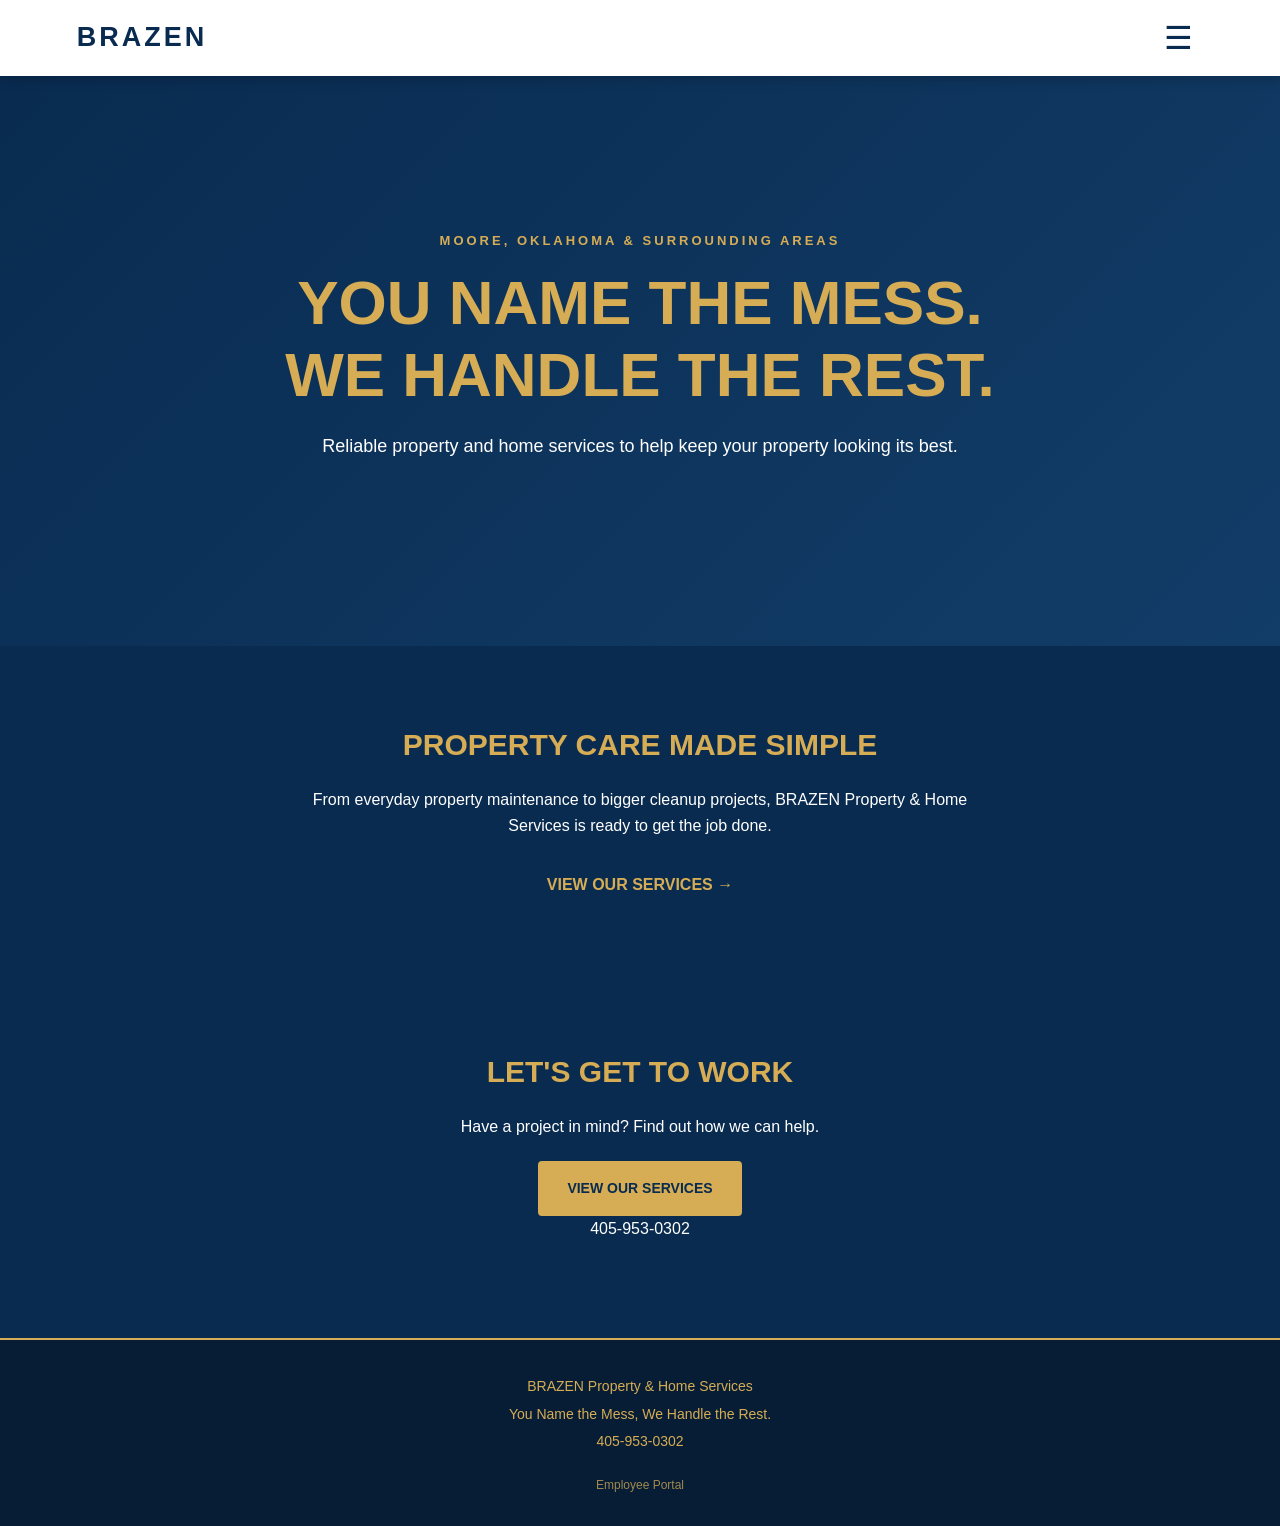
<file: index.html>
<!DOCTYPE html>
<html lang="en">
<head>
  <meta charset="UTF-8">
  <meta name="viewport" content="width=device-width, initial-scale=1.0">
  <title>BRAZEN Property & Home Services</title>
  <link rel="stylesheet" href="style.css">
</head>
<body>

  <header class="site-header">
    <a class="logo" href="index.html">BRAZEN</a>

    <button class="menu-toggle" aria-label="Open navigation" aria-expanded="false">
      ☰
    </button>

    <nav class="site-nav">
      <a href="index.html">Home</a>
      <a href="services.html">Services</a>
      <a href="gallery.html">Gallery</a>
      <a href="faq.html">FAQ</a>
    </nav>
  </header>

  <main>
    <section class="hero">
      <p class="eyebrow">MOORE, OKLAHOMA & SURROUNDING AREAS</p>
      <h1>YOU NAME THE MESS.<br>WE HANDLE THE REST.</h1>
      <p class="hero-description">
        Reliable property and home services to help keep your property
        looking its best.
      </p>
    </section>

    <section class="intro">
      <h2>PROPERTY CARE MADE SIMPLE</h2>
      <p>
        From everyday property maintenance to bigger cleanup projects,
        BRAZEN Property & Home Services is ready to get the job done.
      </p>
      <a class="text-link" href="services.html">VIEW OUR SERVICES →</a>
    </section>

    <section class="home-contact">
      <h2>LET'S GET TO WORK</h2>
      <p>Have a project in mind? Find out how we can help.</p>
      <a class="gold-button" href="services.html">VIEW OUR SERVICES</a>
      <p class="phone">405-953-0302</p>
    </section>
  </main>

  <footer>
    <p>BRAZEN Property & Home Services</p>
    <p>You Name the Mess, We Handle the Rest.</p>
    <p>405-953-0302</p>

    <a class="employee-link" href="employee.html">Employee Portal</a>
  </footer>

  <script src="script.js"></script>
</body>
</html>
</file>
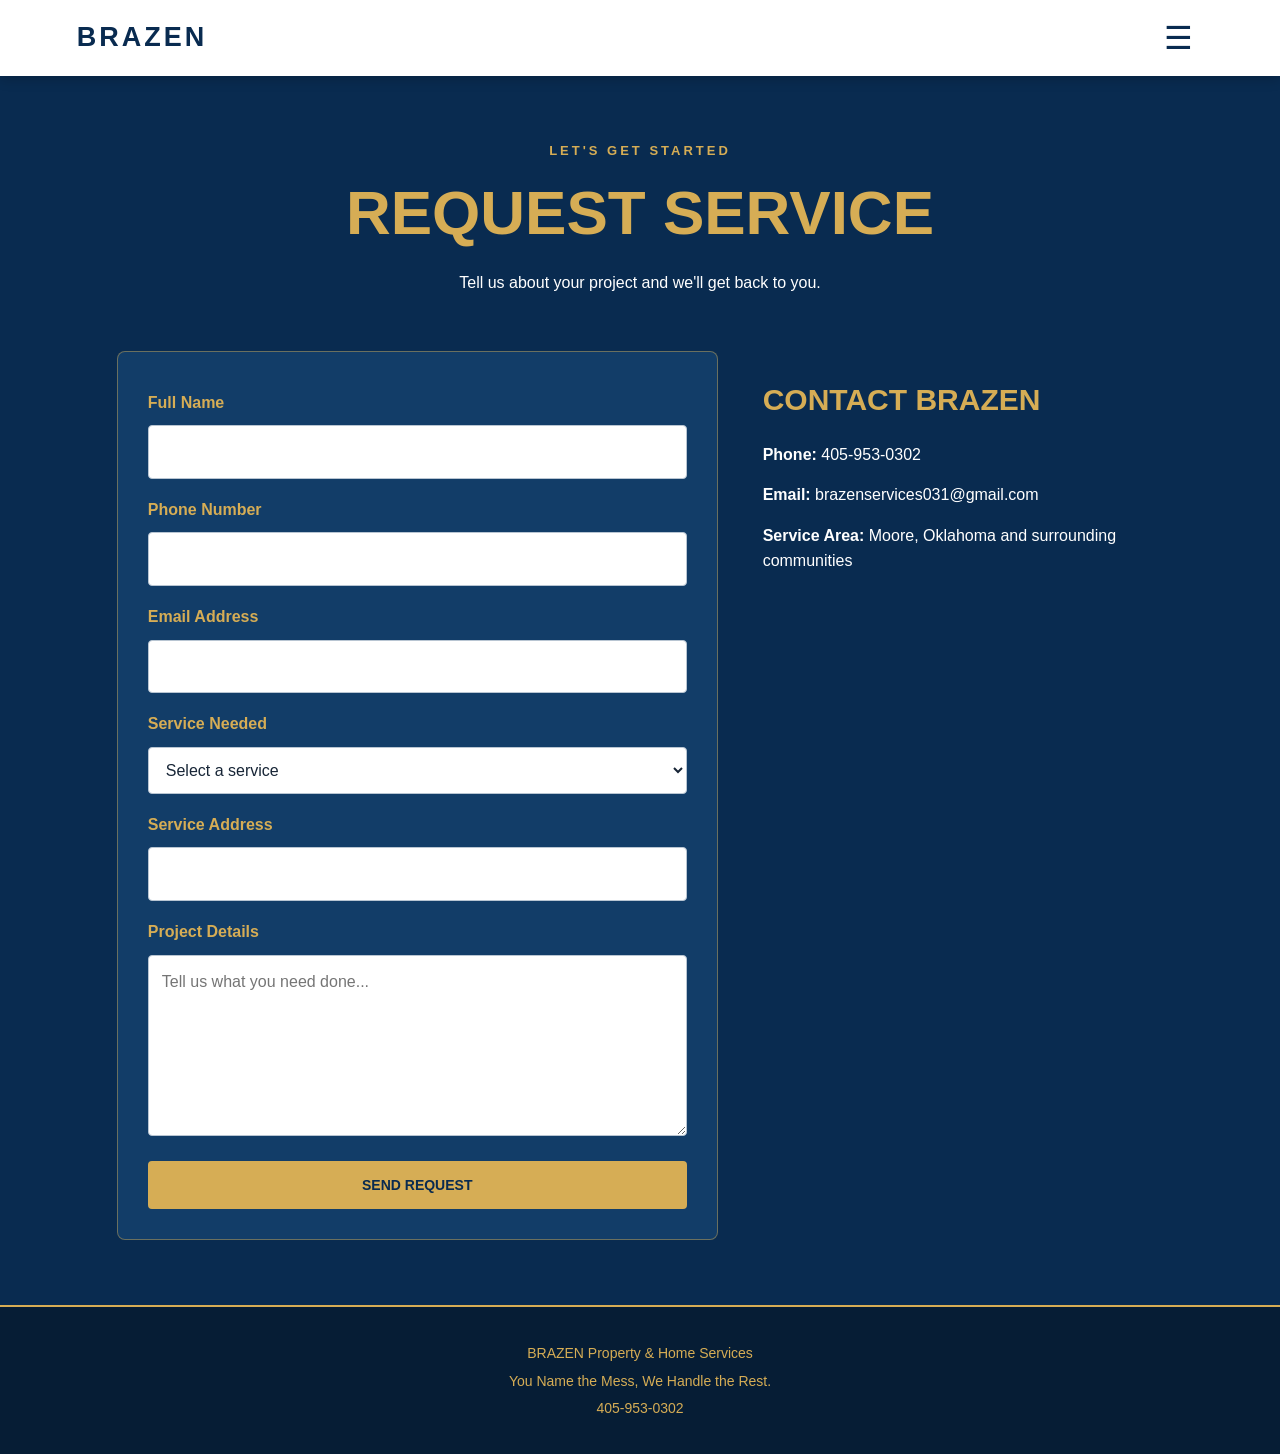
<file: contact.html>
<!DOCTYPE html>
<html lang="en">
<head>
  <meta charset="UTF-8">
  <meta name="viewport" content="width=device-width, initial-scale=1.0">
  <title>Request Service | BRAZEN</title>
  <link rel="stylesheet" href="style.css">
</head>
<body>

  <header class="site-header">
    <a class="logo" href="index.html">BRAZEN</a>
    <button class="menu-toggle" aria-label="Open navigation" aria-expanded="false">☰</button>
    <nav class="site-nav">
      <a href="index.html">Home</a>
      <a href="services.html">Services</a>
      <a href="gallery.html">Gallery</a>
      <a href="faq.html">FAQ</a>
      <a href="contact.html">Request Service</a>
      <a href="employee.html">Employee Portal</a>
    </nav>
  </header>

  <main class="page-content">
    <section class="page-heading">
      <p class="eyebrow">LET'S GET STARTED</p>
      <h1>REQUEST SERVICE</h1>
      <p>Tell us about your project and we'll get back to you.</p>
    </section>

    <section class="contact-section">
      <form class="request-form" id="requestForm">
        <label for="name">Full Name</label>
        <input type="text" id="name" name="name" required>

        <label for="phone">Phone Number</label>
        <input type="tel" id="phone" name="phone" required>

        <label for="email">Email Address</label>
        <input type="email" id="email" name="email">

        <label for="service">Service Needed</label>
        <select id="service" name="service" required>
          <option value="">Select a service</option>
          <option>Property Cleanup</option>
          <option>Yard Maintenance</option>
          <option>Pressure Washing</option>
          <option>Window Cleaning</option>
          <option>Hauling & Removal</option>
          <option>General Property Services</option>
          <option>Other</option>
        </select>

        <label for="address">Service Address</label>
        <input type="text" id="address" name="address" required>

        <label for="details">Project Details</label>
        <textarea id="details" name="details" rows="6" placeholder="Tell us what you need done..." required></textarea>

        <button class="gold-button" type="submit">SEND REQUEST</button>
      </form>

      <div class="contact-details">
        <h2>CONTACT BRAZEN</h2>
        <p><strong>Phone:</strong> 405-953-0302</p>
        <p><strong>Email:</strong> brazenservices031@gmail.com</p>
        <p><strong>Service Area:</strong> Moore, Oklahoma and surrounding communities</p>
      </div>
    </section>
  </main>

  <footer>
    <p>BRAZEN Property & Home Services</p>
    <p>You Name the Mess, We Handle the Rest.</p>
    <p>405-953-0302</p>
  </footer>

  <script src="script.js"></script>
</body>
</html>
</file>
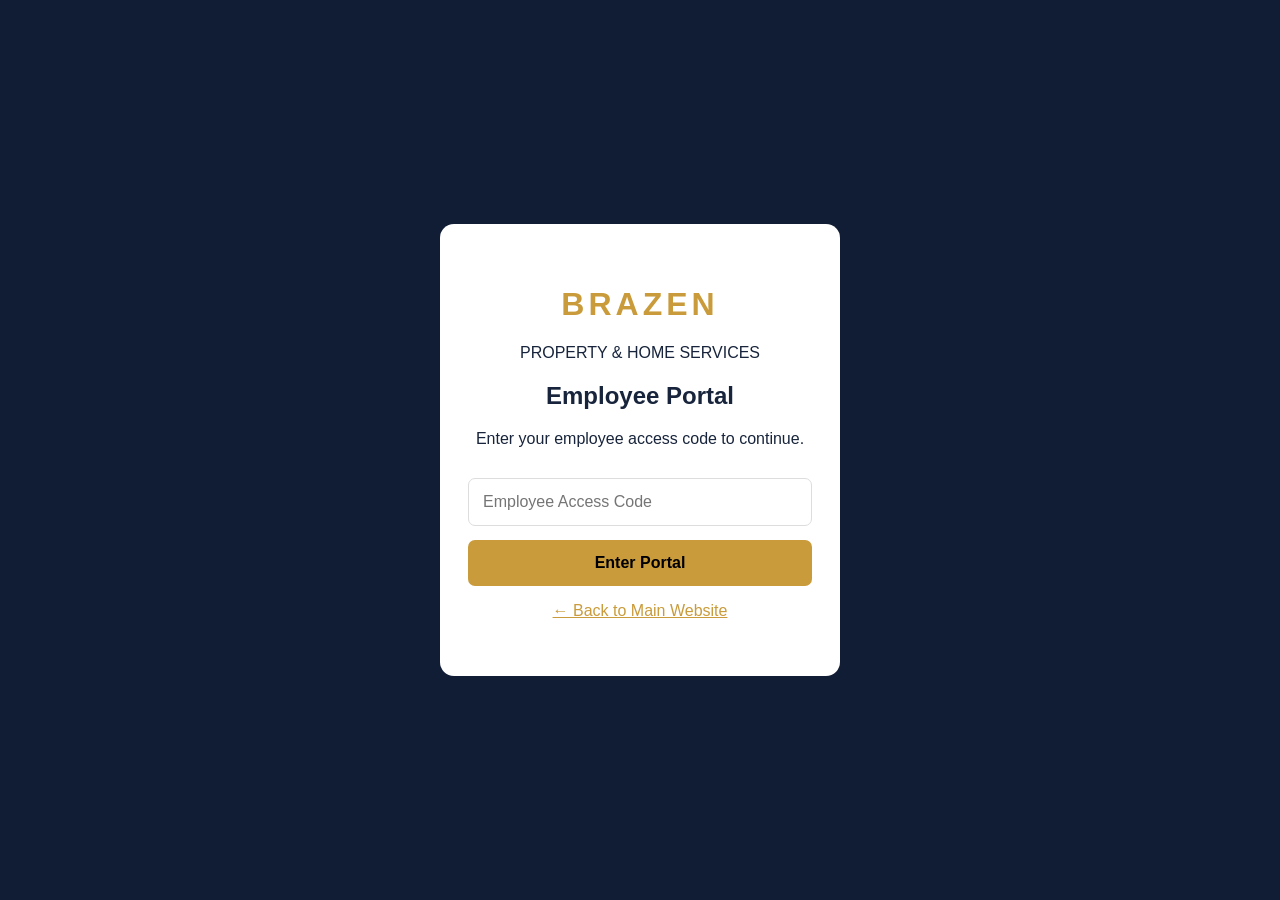
<file: employee.html>
<!DOCTYPE html>
<html lang="en">
<head>
  <meta charset="UTF-8">
  <meta name="viewport" content="width=device-width, initial-scale=1.0">
  <title>BRAZEN Employee Portal</title>
  <style>
    * { box-sizing: border-box; }
    body {
      margin: 0;
      min-height: 100vh;
      display: grid;
      place-items: center;
      background: #101d34;
      font-family: Arial, sans-serif;
      color: #17243b;
    }
    .portal {
      background: white;
      width: 90%;
      max-width: 400px;
      padding: 40px 28px;
      border-radius: 14px;
      text-align: center;
    }
    h1 { color: #c99b3b; letter-spacing: 4px; }
    input, button {
      width: 100%;
      padding: 14px;
      margin-top: 14px;
      border-radius: 7px;
      font-size: 16px;
    }
    input { border: 1px solid #ddd; }
    button {
      border: 0;
      background: #c99b3b;
      font-weight: bold;
      cursor: pointer;
    }
    a { color: #c99b3b; }
    #error { color: red; }
  </style>
</head>
<body>
  <div class="portal">
    <h1>BRAZEN</h1>
    <p>PROPERTY & HOME SERVICES</p>
    <h2>Employee Portal</h2>
    <p>Enter your employee access code to continue.</p>

    <form id="login">
      <input id="code" type="password"
        placeholder="Employee Access Code" required>
      <button type="submit">Enter Portal</button>
    </form>

    <p id="error"></p>

    <div id="access" hidden>
      <h3>Access Granted</h3>
      <a id="documentLink" href="#" target="_blank">
        Open Employee Document
      </a>
    </div>

    <p><a href="index.html">← Back to Main Website</a></p>
  </div>

  <script>
    const EMPLOYEE_CODE = "Legalduty13@";
    const GOOGLE_FILE_URL = "https://docs.google.com/document/d/1yo3G00gLraSX9-MfJzAthItXEGZn1vC_jgc86OCqhHE/edit?tab=t.0";

    document.getElementById("login").addEventListener("submit", function(e) {
      e.preventDefault();

      if (document.getElementById("code").value === EMPLOYEE_CODE) {
        document.getElementById("login").hidden = true;
        document.getElementById("error").textContent = "";
        document.getElementById("access").hidden = false;
        document.getElementById("documentLink").href = GOOGLE_FILE_URL;
      } else {
        document.getElementById("error").textContent =
          "Incorrect access code. Please try again.";
      }
    });
  </script>
</body>
</html>
</file>
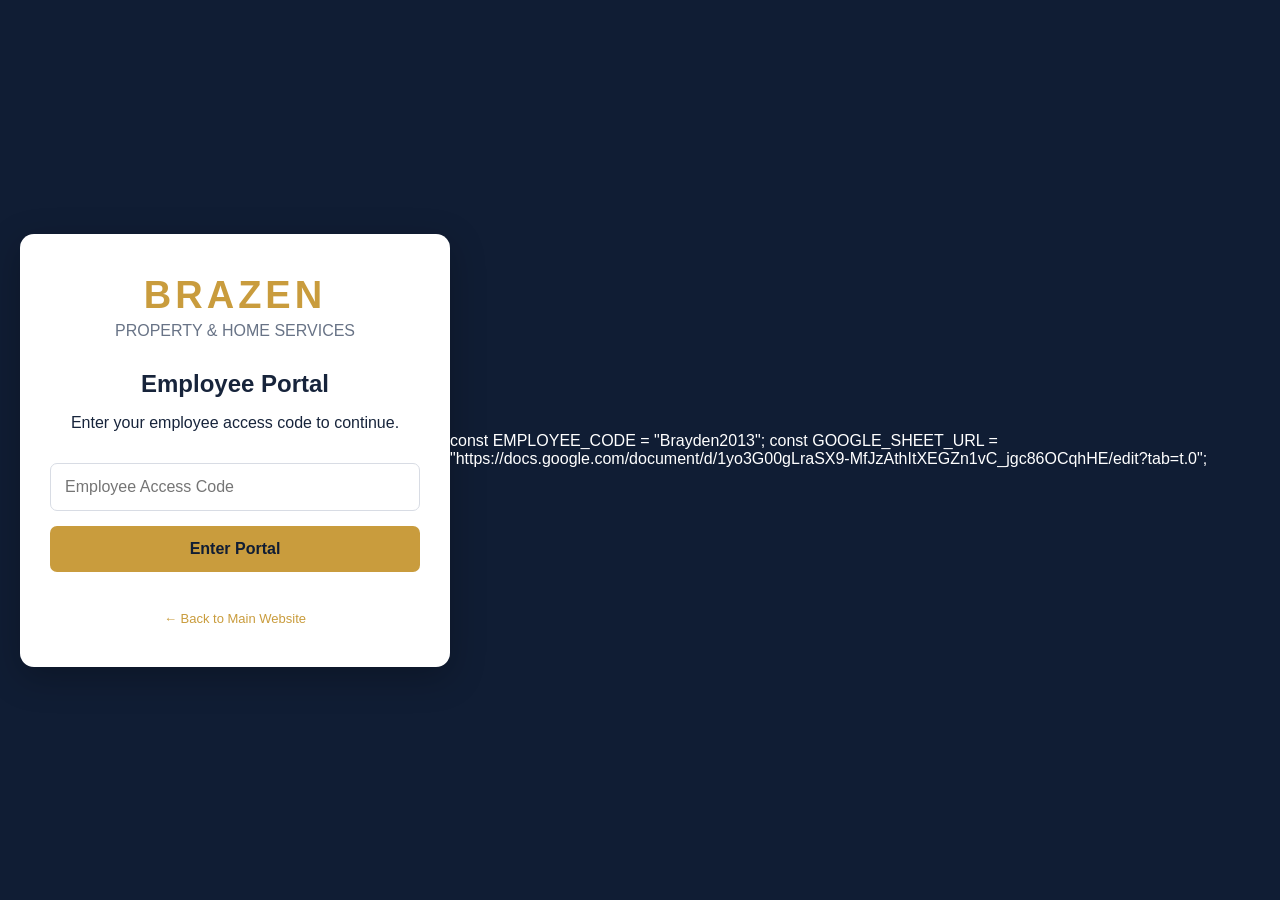
<file: Employee.html>
<!DOCTYPE html>
<html lang="en">
<head>
  <meta charset="UTF-8">
  <meta name="viewport" content="width=device-width, initial-scale=1.0">
  <title>Employee Entry | BRAZEN</title>

  <style>
    * {
      box-sizing: border-box;
    }

    body {
      margin: 0;
      min-height: 100vh;
      background: #101d34;
      color: white;
      font-family: Arial, sans-serif;
      display: flex;
      justify-content: center;
      align-items: center;
      padding: 20px;
    }

    .portal {
      width: 100%;
      max-width: 430px;
      background: #ffffff;
      color: #17243b;
      padding: 40px 30px;
      border-radius: 14px;
      text-align: center;
      box-shadow: 0 10px 35px #00000040;
    }

    .logo {
      color: #c99c3d;
      font-size: 38px;
      font-weight: bold;
      letter-spacing: 4px;
      margin-bottom: 5px;
    }

    .subtitle {
      color: #687386;
      margin-bottom: 30px;
    }

    h2 {
      margin-bottom: 10px;
    }

    input {
      width: 100%;
      padding: 14px;
      margin: 15px 0;
      border: 1px solid #d8dce4;
      border-radius: 7px;
      font-size: 16px;
    }

    button {
      width: 100%;
      padding: 14px;
      border: none;
      border-radius: 7px;
      background: #c99c3d;
      color: #101d34;
      font-weight: bold;
      font-size: 16px;
      cursor: pointer;
    }

    button:hover {
      background: #b88a2f;
    }

    .error {
      color: #b52d2d;
      font-size: 14px;
      margin-top: 12px;
    }

    .sheet-link {
      display: block;
      margin-top: 20px;
      padding: 15px;
      background: #101d34;
      color: white;
      border-radius: 7px;
      text-decoration: none;
      font-weight: bold;
    }

    .sheet-link:hover {
      background: #263b5d;
    }

    .back {
      display: inline-block;
      margin-top: 25px;
      color: #c99c3d;
      text-decoration: none;
      font-size: 13px;
    }

    #accessGranted {
      display: none;
    }
  </style>
</head>

<body>

  <div class="portal">

    <div class="logo">BRAZEN</div>
    <div class="subtitle">PROPERTY & HOME SERVICES</div>

    <div id="loginSection">
      <h2>Employee Portal</h2>
      <p>Enter your employee access code to continue.</p>

      <form id="loginForm">
        <input
          type="password"
          id="accessCode"
          placeholder="Employee Access Code"
          required
        >

        <button type="submit">Enter Portal</button>
      </form>

      <p id="errorMessage" class="error"></p>
    </div>

    <div id="accessGranted">
      <h2>Access Granted</h2>
      <p>Welcome to the BRAZEN Employee Portal.</p>

      <a
        id="sheetLink"
        class="sheet-link"
        href="#"
        target="_blank"
        rel="noopener noreferrer"
      >
        Open Employee Job Tracker
      </a>
    </div>

    <a href="index.html" class="back">
      ← Back to Main Website
    </a>

  </div>

  <script>
    // CHANGE THESE TWO VALUES

    const EMPLOYEE_CODE = "ENTER_YOUR_CODE_HERE";

    const GOOGLE_SHEET_URL = "PASTE_YOUR_GOOGLE_SHEET_LINK_HERE";


    document.getElementById("loginForm").addEventListener("submit", function(event) {
      event.preventDefault();

      const enteredCode = document.getElementById("accessCode").value;

      if (enteredCode === EMPLOYEE_CODE) {

        document.getElementById("loginSection").style.display = "none";

        document.getElementById("accessGranted").style.display = "block";

        document.getElementById("sheetLink").href = GOOGLE_SHEET_URL;

      } else {

        document.getElementById("errorMessage").textContent =
          "Incorrect access code. Please try again.";

        document.getElementById("accessCode").value = "";
      }
    });
  </script>

</body>
</html>
const EMPLOYEE_CODE = "Brayden2013";

const GOOGLE_SHEET_URL = "https://docs.google.com/document/d/1yo3G00gLraSX9-MfJzAthItXEGZn1vC_jgc86OCqhHE/edit?tab=t.0";
</file>
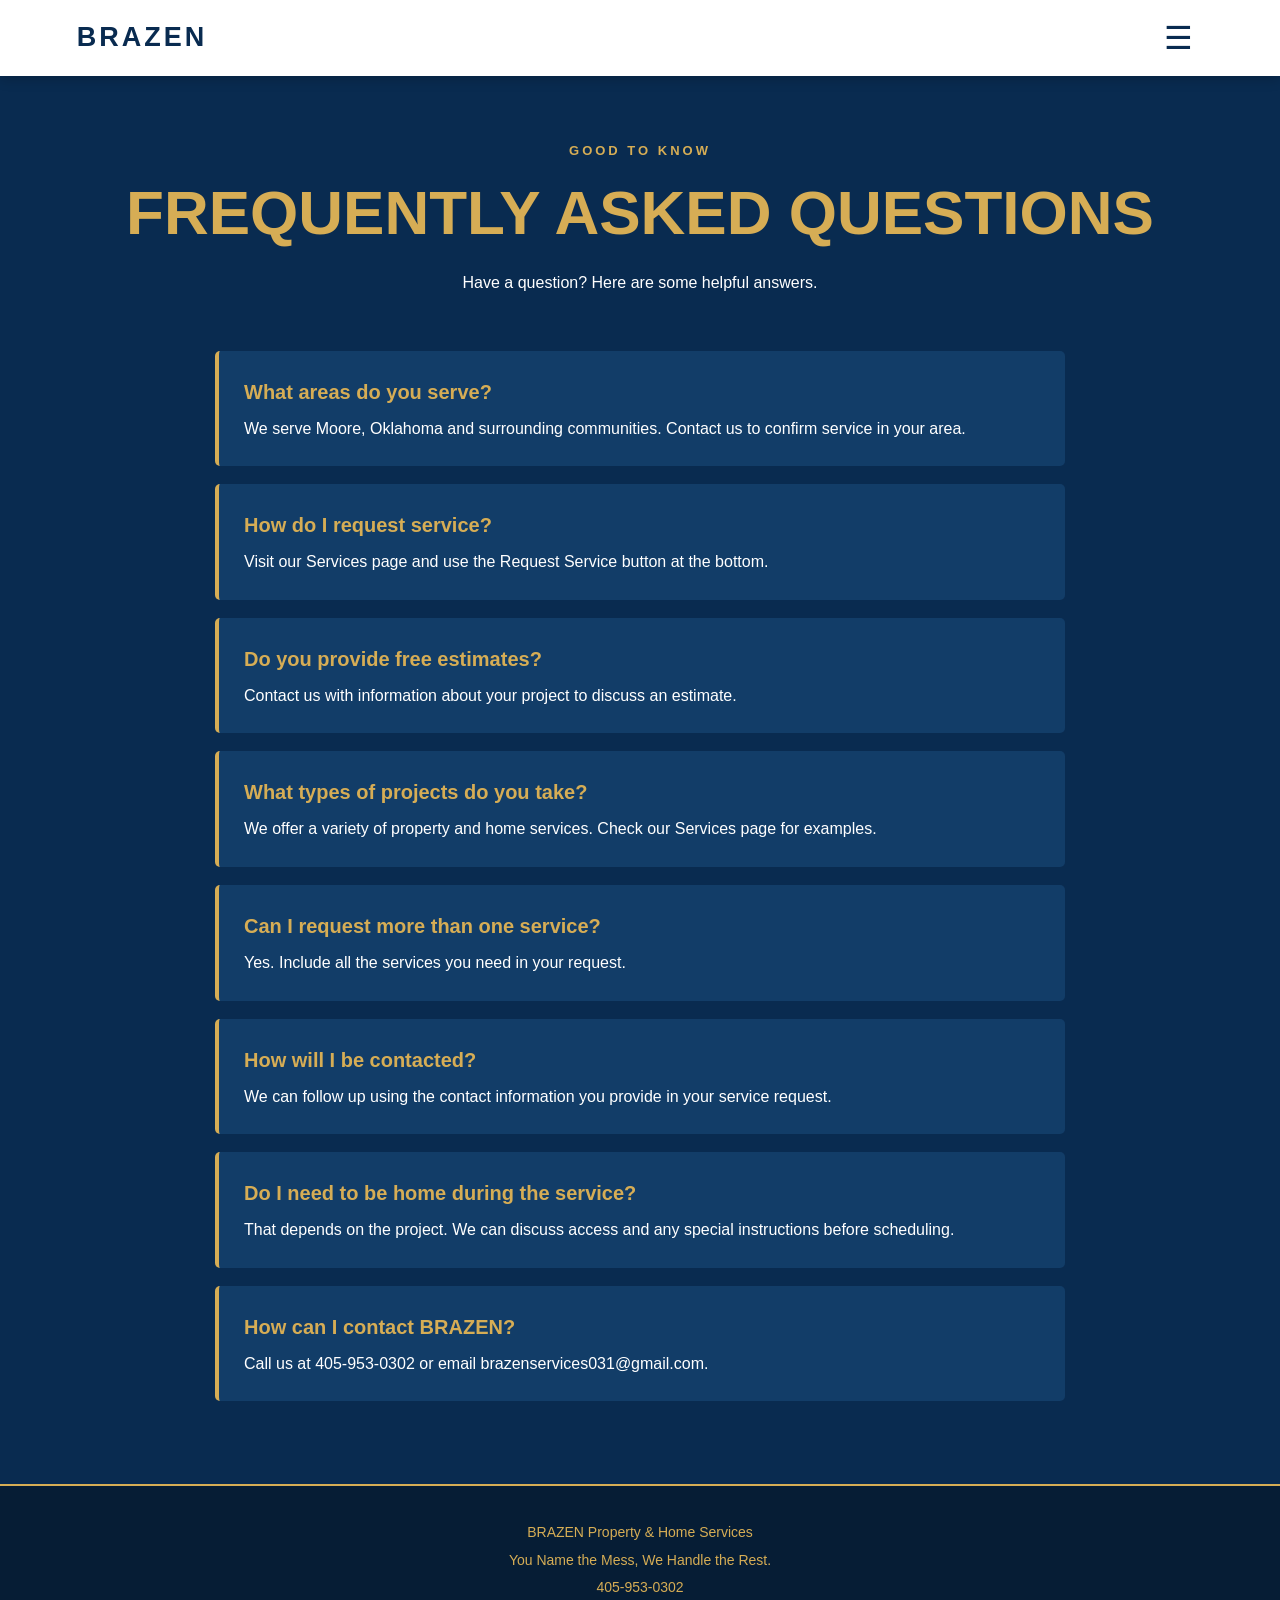
<file: faq.html>
<!DOCTYPE html>
<html lang="en">
<head>
  <meta charset="UTF-8">
  <meta name="viewport" content="width=device-width, initial-scale=1.0">
  <title>FAQ | BRAZEN</title>
  <link rel="stylesheet" href="style.css">
</head>
<body>

  <header class="site-header">
    <a class="logo" href="index.html">BRAZEN</a>
    <button class="menu-toggle" aria-label="Open navigation" aria-expanded="false">☰</button>
    <nav class="site-nav">
      <a href="index.html">Home</a>
      <a href="services.html">Services</a>
      <a href="gallery.html">Gallery</a>
      <a href="faq.html">FAQ</a>
    </nav>
  </header>

  <main class="page-content">
    <section class="page-heading">
      <p class="eyebrow">GOOD TO KNOW</p>
      <h1>FREQUENTLY ASKED QUESTIONS</h1>
      <p>Have a question? Here are some helpful answers.</p>
    </section>

    <section class="faq-list">
      <article class="faq-item">
        <h2>What areas do you serve?</h2>
        <p>We serve Moore, Oklahoma and surrounding communities. Contact us to confirm service in your area.</p>
      </article>

      <article class="faq-item">
        <h2>How do I request service?</h2>
        <p>Visit our Services page and use the Request Service button at the bottom.</p>
      </article>

      <article class="faq-item">
        <h2>Do you provide free estimates?</h2>
        <p>Contact us with information about your project to discuss an estimate.</p>
      </article>

      <article class="faq-item">
        <h2>What types of projects do you take?</h2>
        <p>We offer a variety of property and home services. Check our Services page for examples.</p>
      </article>

      <article class="faq-item">
        <h2>Can I request more than one service?</h2>
        <p>Yes. Include all the services you need in your request.</p>
      </article>

      <article class="faq-item">
        <h2>How will I be contacted?</h2>
        <p>We can follow up using the contact information you provide in your service request.</p>
      </article>

      <article class="faq-item">
        <h2>Do I need to be home during the service?</h2>
        <p>That depends on the project. We can discuss access and any special instructions before scheduling.</p>
      </article>

      <article class="faq-item">
        <h2>How can I contact BRAZEN?</h2>
        <p>Call us at 405-953-0302 or email brazenservices031@gmail.com.</p>
      </article>
    </section>
  </main>

  <footer>
    <p>BRAZEN Property & Home Services</p>
    <p>You Name the Mess, We Handle the Rest.</p>
    <p>405-953-0302</p>
  </footer>

  <script src="script.js"></script>
</body>
</html>
</file>
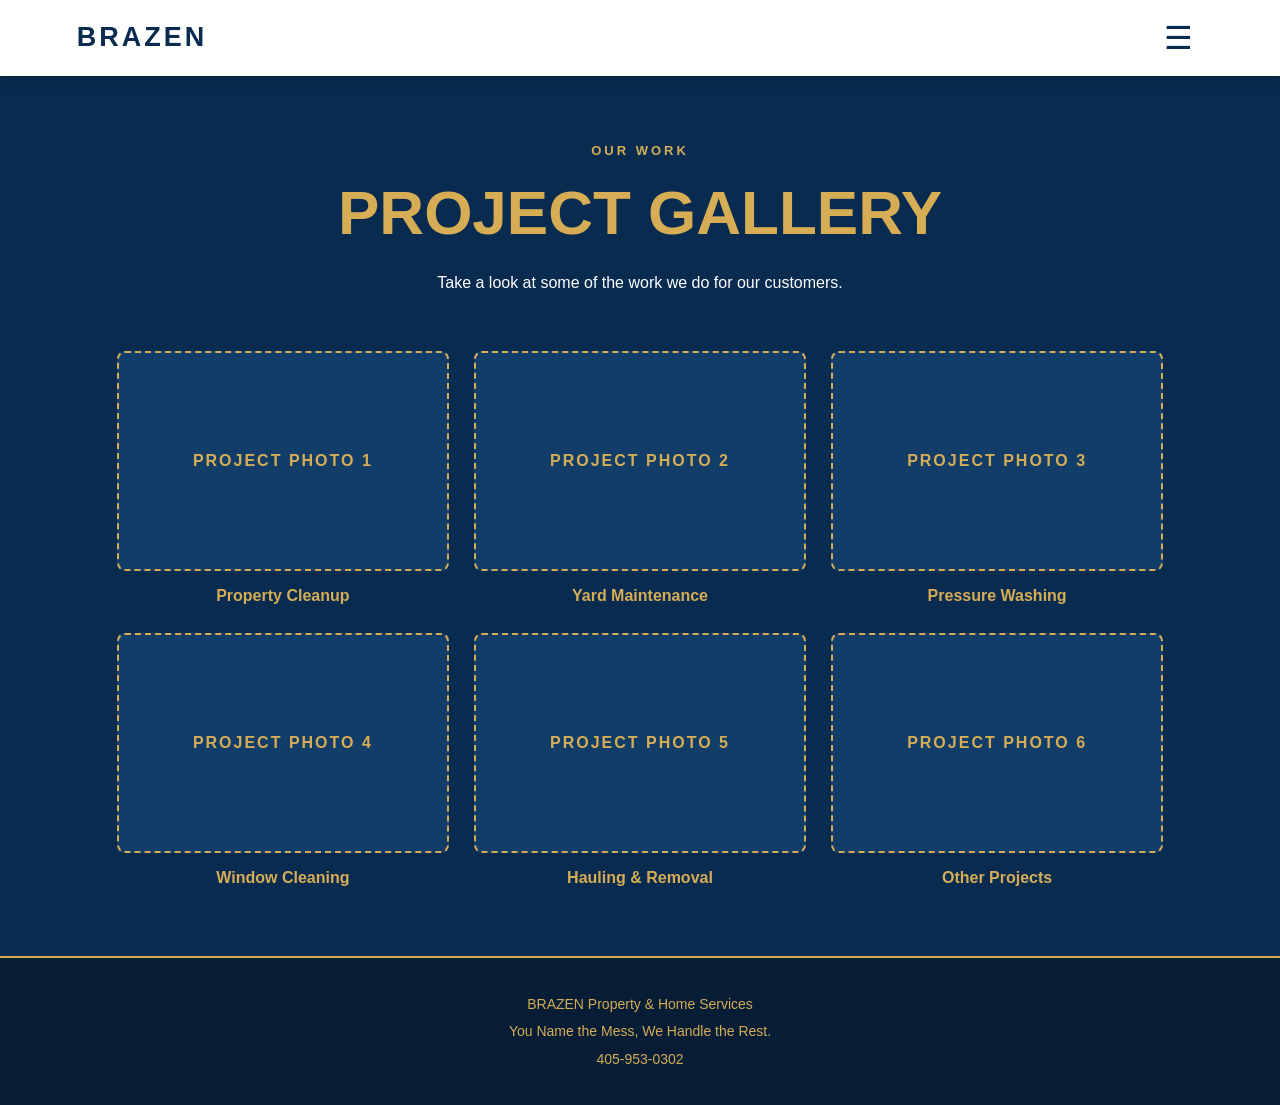
<file: gallery.html>
<!DOCTYPE html>
<html lang="en">
<head>
  <meta charset="UTF-8">
  <meta name="viewport" content="width=device-width, initial-scale=1.0">
  <title>Gallery | BRAZEN</title>
  <link rel="stylesheet" href="style.css">
</head>
<body>

  <header class="site-header">
    <a class="logo" href="index.html">BRAZEN</a>
    <button class="menu-toggle" aria-label="Open navigation" aria-expanded="false">☰</button>
    <nav class="site-nav">
      <a href="index.html">Home</a>
      <a href="services.html">Services</a>
      <a href="gallery.html">Gallery</a>
      <a href="faq.html">FAQ</a>
    </nav>
  </header>

  <main class="page-content">
    <section class="page-heading">
      <p class="eyebrow">OUR WORK</p>
      <h1>PROJECT GALLERY</h1>
      <p>Take a look at some of the work we do for our customers.</p>
    </section>

    <section class="gallery-grid">
      <div class="gallery-item">
        <div class="gallery-placeholder">PROJECT PHOTO 1</div>
        <p>Property Cleanup</p>
      </div>

      <div class="gallery-item">
        <div class="gallery-placeholder">PROJECT PHOTO 2</div>
        <p>Yard Maintenance</p>
      </div>

      <div class="gallery-item">
        <div class="gallery-placeholder">PROJECT PHOTO 3</div>
        <p>Pressure Washing</p>
      </div>

      <div class="gallery-item">
        <div class="gallery-placeholder">PROJECT PHOTO 4</div>
        <p>Window Cleaning</p>
      </div>

      <div class="gallery-item">
        <div class="gallery-placeholder">PROJECT PHOTO 5</div>
        <p>Hauling & Removal</p>
      </div>

      <div class="gallery-item">
        <div class="gallery-placeholder">PROJECT PHOTO 6</div>
        <p>Other Projects</p>
      </div>
    </section>
  </main>

  <footer>
    <p>BRAZEN Property & Home Services</p>
    <p>You Name the Mess, We Handle the Rest.</p>
    <p>405-953-0302</p>
  </footer>

  <script src="script.js"></script>
</body>
</html>
</file>
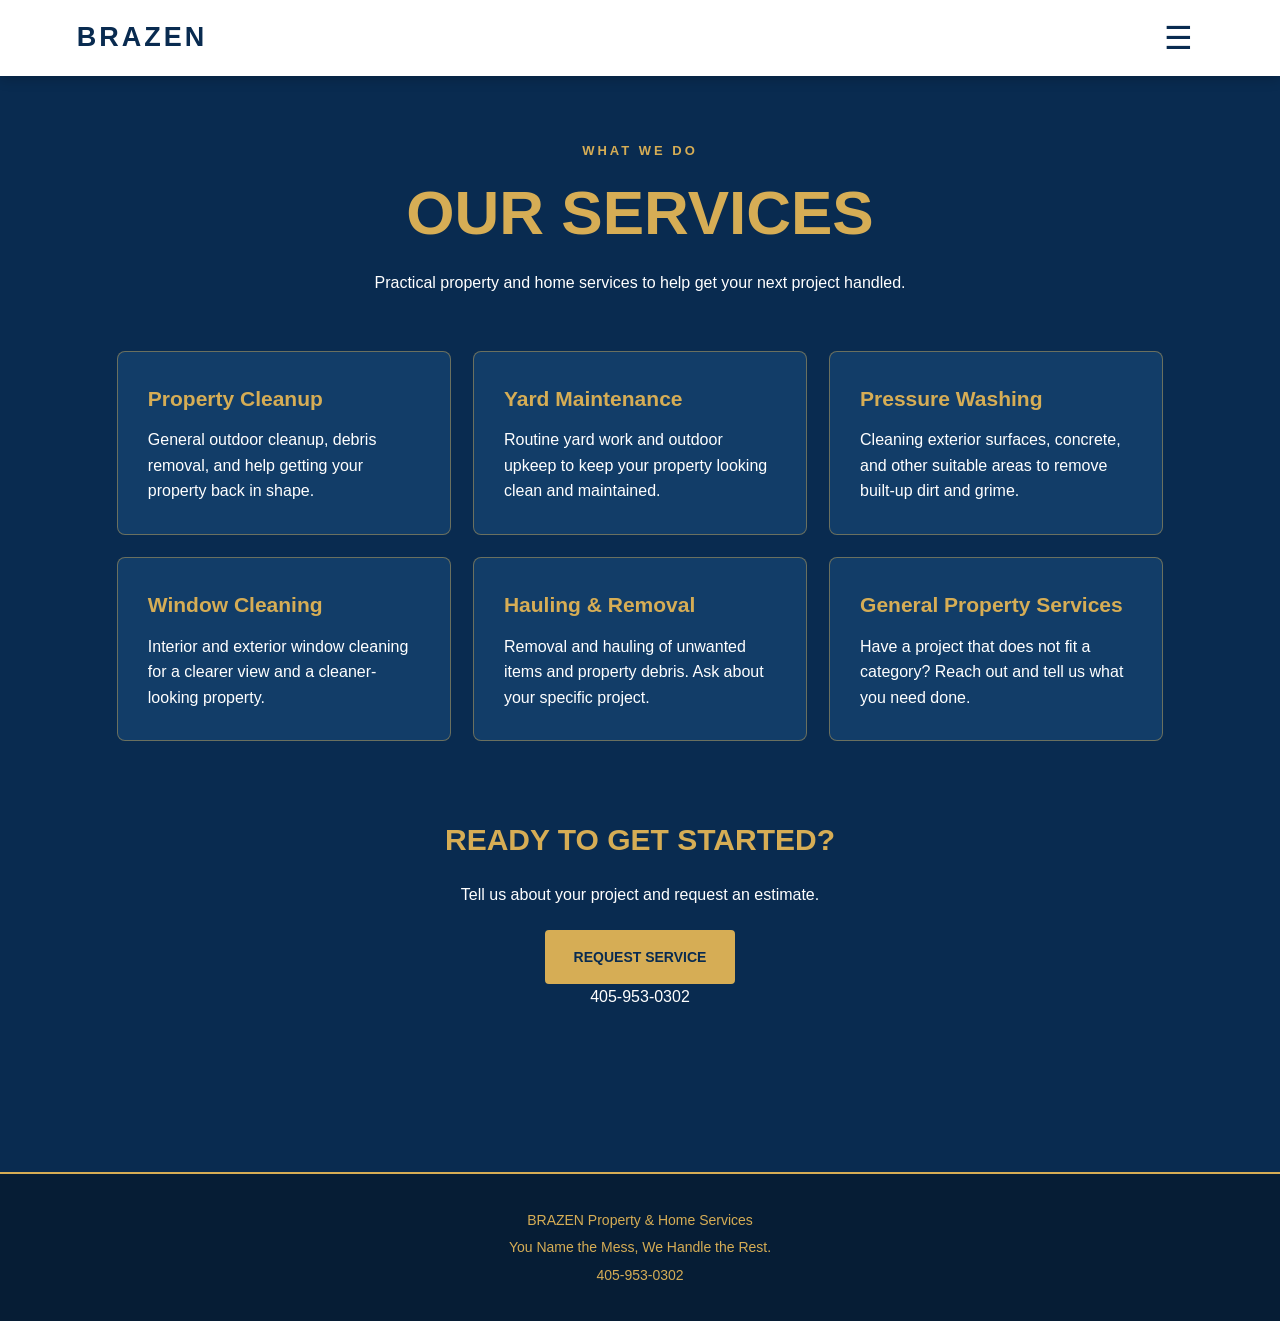
<file: services.html>
<!DOCTYPE html>
<html lang="en">
<head>
  <meta charset="UTF-8">
  <meta name="viewport" content="width=device-width, initial-scale=1.0">
  <title>Our Services | BRAZEN</title>
  <link rel="stylesheet" href="style.css">
</head>
<body>

  <header class="site-header">
    <a class="logo" href="index.html">BRAZEN</a>
    <button class="menu-toggle" aria-label="Open navigation" aria-expanded="false">☰</button>
    <nav class="site-nav">
      <a href="index.html">Home</a>
      <a href="services.html">Services</a>
      <a href="gallery.html">Gallery</a>
      <a href="faq.html">FAQ</a>
    </nav>
  </header>

  <main class="page-content">
    <section class="page-heading">
      <p class="eyebrow">WHAT WE DO</p>
      <h1>OUR SERVICES</h1>
      <p>Practical property and home services to help get your next project handled.</p>
    </section>

    <section class="service-grid">
      <article class="service-card">
        <h2>Property Cleanup</h2>
        <p>General outdoor cleanup, debris removal, and help getting your property back in shape.</p>
      </article>

      <article class="service-card">
        <h2>Yard Maintenance</h2>
        <p>Routine yard work and outdoor upkeep to keep your property looking clean and maintained.</p>
      </article>

      <article class="service-card">
        <h2>Pressure Washing</h2>
        <p>Cleaning exterior surfaces, concrete, and other suitable areas to remove built-up dirt and grime.</p>
      </article>

      <article class="service-card">
        <h2>Window Cleaning</h2>
        <p>Interior and exterior window cleaning for a clearer view and a cleaner-looking property.</p>
      </article>

      <article class="service-card">
        <h2>Hauling & Removal</h2>
        <p>Removal and hauling of unwanted items and property debris. Ask about your specific project.</p>
      </article>

      <article class="service-card">
        <h2>General Property Services</h2>
        <p>Have a project that does not fit a category? Reach out and tell us what you need done.</p>
      </article>
    </section>

    <section class="home-contact">
      <h2>READY TO GET STARTED?</h2>
      <p>Tell us about your project and request an estimate.</p>
      <a class="gold-button" href="contact.html">REQUEST SERVICE</a>
      <p class="phone">405-953-0302</p>
    </section>
  </main>

  <footer>
    <p>BRAZEN Property & Home Services</p>
    <p>You Name the Mess, We Handle the Rest.</p>
    <p>405-953-0302</p>
  </footer>

  <script src="script.js"></script>
</body>
</html>
</file>
<file: style.css>
/* BRAZEN PROPERTY & HOME SERVICES */

:root {
  --blue: #092b50;
  --blue-light: #123d68;
  --gold: #d6ad55;
  --white: #ffffff;
}

* {
  box-sizing: border-box;
  margin: 0;
  padding: 0;
}

html {
  scroll-behavior: smooth;
}

body {
  font-family: Arial, Helvetica, sans-serif;
  background: var(--blue);
  color: var(--white);
  line-height: 1.6;
}

.site-header {
  width: 100%;
  min-height: 76px;
  background: var(--white);
  display: flex;
  align-items: center;
  justify-content: space-between;
  padding: 14px 6%;
  position: sticky;
  top: 0;
  z-index: 1000;
  box-shadow: 0 3px 12px rgba(0, 0, 0, 0.2);
}

.logo {
  color: var(--blue);
  font-size: 27px;
  font-weight: 900;
  letter-spacing: 3px;
  text-decoration: none;
}

/* HAMBURGER MENU */

.menu-toggle {
  display: block;
  background: none;
  border: none;
  color: var(--blue);
  font-size: 32px;
  cursor: pointer;
  padding: 5px 10px;
}

.site-nav {
  display: none;
  position: absolute;
  top: 100%;
  right: 0;
  width: 250px;
  padding: 12px 20px;
  background: var(--white);
  flex-direction: column;
  align-items: stretch;
  gap: 0;
  box-shadow: 0 5px 12px rgba(0, 0, 0, 0.2);
}

.site-nav.active {
  display: flex;
}

.site-nav a {
  color: var(--blue);
  text-decoration: none;
  font-size: 15px;
  font-weight: bold;
  padding: 13px 8px;
  border-bottom: 1px solid #e5e5e5;
  transition: color 0.2s ease;
}

.site-nav a:hover {
  color: #b68b32;
}

/* HERO */

main {
  min-height: 70vh;
}

.hero {
  min-height: 570px;
  padding: 110px 8%;
  display: flex;
  flex-direction: column;
  justify-content: center;
  align-items: center;
  text-align: center;
  background: linear-gradient(135deg, var(--blue), var(--blue-light));
}

.eyebrow {
  color: var(--gold);
  font-size: 13px;
  font-weight: bold;
  letter-spacing: 3px;
  margin-bottom: 15px;
}

.hero h1,
.page-heading h1 {
  color: var(--gold);
  font-size: clamp(34px, 6vw, 62px);
  line-height: 1.15;
  margin-bottom: 22px;
}

.hero-description {
  max-width: 650px;
  font-size: 18px;
  margin-bottom: 30px;
}

/* PAGE CONTENT */

.page-content {
  width: 100%;
  max-width: 1200px;
  margin: 0 auto;
  padding: 65px 6%;
}

.page-heading {
  text-align: center;
  margin-bottom: 55px;
}

.page-heading p:last-child {
  max-width: 700px;
  margin: 0 auto;
}

.intro,
.home-contact {
  padding: 75px 8%;
  text-align: center;
}

.intro h2,
.home-contact h2,
.contact-details h2 {
  color: var(--gold);
  font-size: 30px;
  margin-bottom: 18px;
}

.intro p,
.home-contact p {
  max-width: 700px;
  margin: 0 auto 22px;
}

/* BUTTONS */

.gold-button {
  display: inline-block;
  padding: 14px 27px;
  background: var(--gold);
  color: var(--blue);
  border: 2px solid var(--gold);
  border-radius: 4px;
  font-weight: 900;
  font-size: 14px;
  text-decoration: none;
  cursor: pointer;
  transition: 0.2s ease;
}

.gold-button:hover {
  background: transparent;
  color: var(--gold);
}

.text-link {
  display: inline-block;
  color: var(--gold);
  text-decoration: none;
  font-weight: bold;
  margin-top: 12px;
}

/* SERVICES */

.service-grid {
  display: grid;
  grid-template-columns: repeat(3, 1fr);
  gap: 22px;
}

.service-card {
  background: var(--blue-light);
  border: 1px solid rgba(214, 173, 85, 0.45);
  border-radius: 8px;
  padding: 30px;
  transition: transform 0.2s ease;
}

.service-card:hover {
  transform: translateY(-5px);
}

.service-card h2 {
  color: var(--gold);
  font-size: 21px;
  margin-bottom: 12px;
}

/* GALLERY */

.gallery-grid {
  display: grid;
  grid-template-columns: repeat(3, 1fr);
  gap: 25px;
}

.gallery-item {
  text-align: center;
}

.gallery-placeholder {
  min-height: 220px;
  background: var(--blue-light);
  border: 2px dashed var(--gold);
  border-radius: 8px;
  display: flex;
  align-items: center;
  justify-content: center;
  color: var(--gold);
  font-weight: bold;
  letter-spacing: 2px;
}

.gallery-item p {
  color: var(--gold);
  font-weight: bold;
  margin-top: 12px;
}

/* FAQ */

.faq-list {
  max-width: 850px;
  margin: 0 auto;
}

.faq-item {
  padding: 25px;
  margin-bottom: 18px;
  background: var(--blue-light);
  border-left: 4px solid var(--gold);
  border-radius: 5px;
}

.faq-item h2 {
  color: var(--gold);
  font-size: 20px;
  margin-bottom: 8px;
}

/* CONTACT FORM */

.contact-section {
  display: grid;
  grid-template-columns: 1.5fr 1fr;
  gap: 45px;
  align-items: start;
}

.request-form {
  display: flex;
  flex-direction: column;
  gap: 10px;
  background: var(--blue-light);
  border: 1px solid rgba(214, 173, 85, 0.45);
  border-radius: 8px;
  padding: 30px;
}

.request-form label {
  color: var(--gold);
  font-weight: bold;
  margin-top: 8px;
}

.request-form input,
.request-form select,
.request-form textarea {
  width: 100%;
  padding: 13px;
  border: 1px solid #b8c5d2;
  border-radius: 4px;
  background: var(--white);
  color: #172536;
  font: inherit;
}

.request-form textarea {
  resize: vertical;
}

.request-form button {
  margin-top: 15px;
}

.contact-details {
  padding: 25px 0;
}

.contact-details p {
  margin-bottom: 15px;
  overflow-wrap: anywhere;
}

/* FOOTER */

footer {
  padding: 30px 6%;
  text-align: center;
  background: #061d35;
  border-top: 2px solid var(--gold);
}

footer p {
  margin: 5px 0;
  color: var(--gold);
  font-size: 14px;
}

.employee-link {
  display: inline-block;
  margin-top: 18px;
  color: var(--gold);
  font-size: 12px;
  text-decoration: none;
  opacity: 0.75;
}

.employee-link:hover {
  text-decoration: underline;
  opacity: 1;
}

/* MOBILE */

@media (max-width: 850px) {
  .service-grid,
  .gallery-grid {
    grid-template-columns: repeat(2, 1fr);
  }

  .contact-section {
    grid-template-columns: 1fr;
  }
}

@media (max-width: 550px) {
  .hero {
    min-height: 480px;
    padding: 75px 6%;
  }

  .service-grid,
  .gallery-grid {
    grid-template-columns: 1fr;
  }

  .page-content {
    padding: 45px 5%;
  }

  .request-form {
    padding: 20px;
  }
}
</file>
